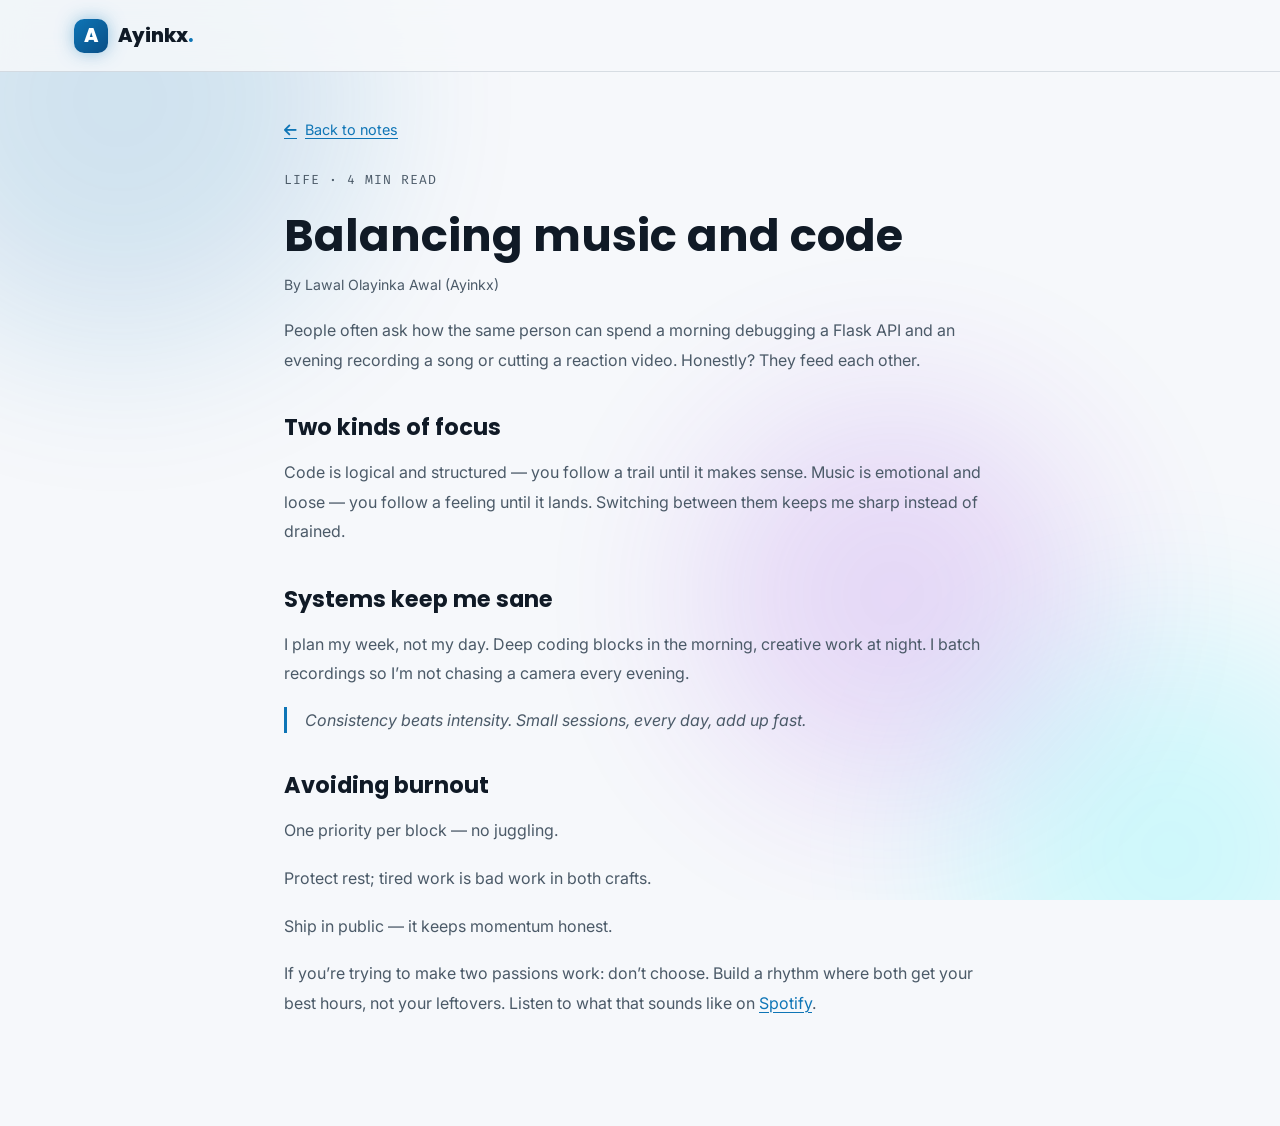
<file: notes/balancing-music-and-code.html>
<!DOCTYPE html>
<html lang="en">
<head>
  <meta charset="UTF-8" />
  <meta name="viewport" content="width=device-width, initial-scale=1.0" />
  <title>Balancing music and code — Ayinkx</title>
  <meta name="description" content="How I ship backend features by day and write songs and reaction videos by night — without burning out." />
  <meta name="theme-color" content="#0D1117" />
  <link rel="canonical" href="https://portfolio-ayinkx.vercel.app/notes/balancing-music-and-code" />
  <meta property="og:title" content="Balancing music and code" />
  <meta property="og:type" content="article" />
  <meta property="og:image" content="https://raw.githubusercontent.com/Ayinkx/portfolio/main/assets/og-image.png" />
  <link rel="icon" type="image/png" href="https://github.com/Ayinkx.png" />
  <link rel="preconnect" href="https://fonts.googleapis.com" />
  <link rel="preconnect" href="https://fonts.gstatic.com" crossorigin />
  <link href="https://fonts.googleapis.com/css2?family=Poppins:wght@400;500;600;700;800&family=Inter:wght@400;500;600&family=Fira+Code:wght@400;500&display=swap" rel="stylesheet" />
  <link rel="stylesheet" href="https://cdnjs.cloudflare.com/ajax/libs/font-awesome/6.5.2/css/all.min.css" />
  <link rel="stylesheet" href="../styles.css" />
  <script>
    (function () {
      try {
        var t = localStorage.getItem("theme");
        if (!t) t = window.matchMedia("(prefers-color-scheme: light)").matches ? "light" : "dark";
        document.documentElement.setAttribute("data-theme", t);
      } catch (e) { document.documentElement.setAttribute("data-theme", "dark"); }
    })();
  </script>
</head>
<body>
  <div class="bg-orbs" aria-hidden="true"><span></span><span></span><span></span></div>
  <header class="nav scrolled">
    <div class="container nav__inner">
      <a href="../index.html" class="nav__logo" aria-label="Ayinkx home">
        <span class="nav__logo-mark">A</span>
        <span class="nav__logo-text">Ayinkx<span class="dot">.</span></span>
      </a>
    </div>
  </header>

  <main class="post-wrap">
    <!-- ✏️ Replace this placeholder post with your own writing -->
    <article class="post">
      <a class="post__back" href="../index.html#notes"><i class="fa-solid fa-arrow-left"></i> Back to notes</a>
      <p class="post__tag">Life · 4 min read</p>
      <h1>Balancing music and code</h1>
      <p class="post__meta">By Lawal Olayinka Awal (Ayinkx)</p>

      <p>
        People often ask how the same person can spend a morning debugging a Flask API and an evening
        recording a song or cutting a reaction video. Honestly? They feed each other.
      </p>

      <h2>Two kinds of focus</h2>
      <p>
        Code is logical and structured — you follow a trail until it makes sense. Music is emotional and
        loose — you follow a feeling until it lands. Switching between them keeps me sharp instead of
        drained.
      </p>

      <h2>Systems keep me sane</h2>
      <p>
        I plan my week, not my day. Deep coding blocks in the morning, creative work at night. I batch
        recordings so I’m not chasing a camera every evening.
      </p>

      <blockquote>Consistency beats intensity. Small sessions, every day, add up fast.</blockquote>

      <h2>Avoiding burnout</h2>
      <ul>
        <li>One priority per block — no juggling.</li>
        <li>Protect rest; tired work is bad work in both crafts.</li>
        <li>Ship in public — it keeps momentum honest.</li>
      </ul>

      <p>
        If you’re trying to make two passions work: don’t choose. Build a rhythm where both get your best
        hours, not your leftovers. Listen to what that sounds like on
        <a href="https://open.spotify.com/artist/0O1tHOJHa5rUDSIEovYDWK" target="_blank" rel="noopener">Spotify</a>.
      </p>
    </article>
  </main>
</body>
</html>
</file>
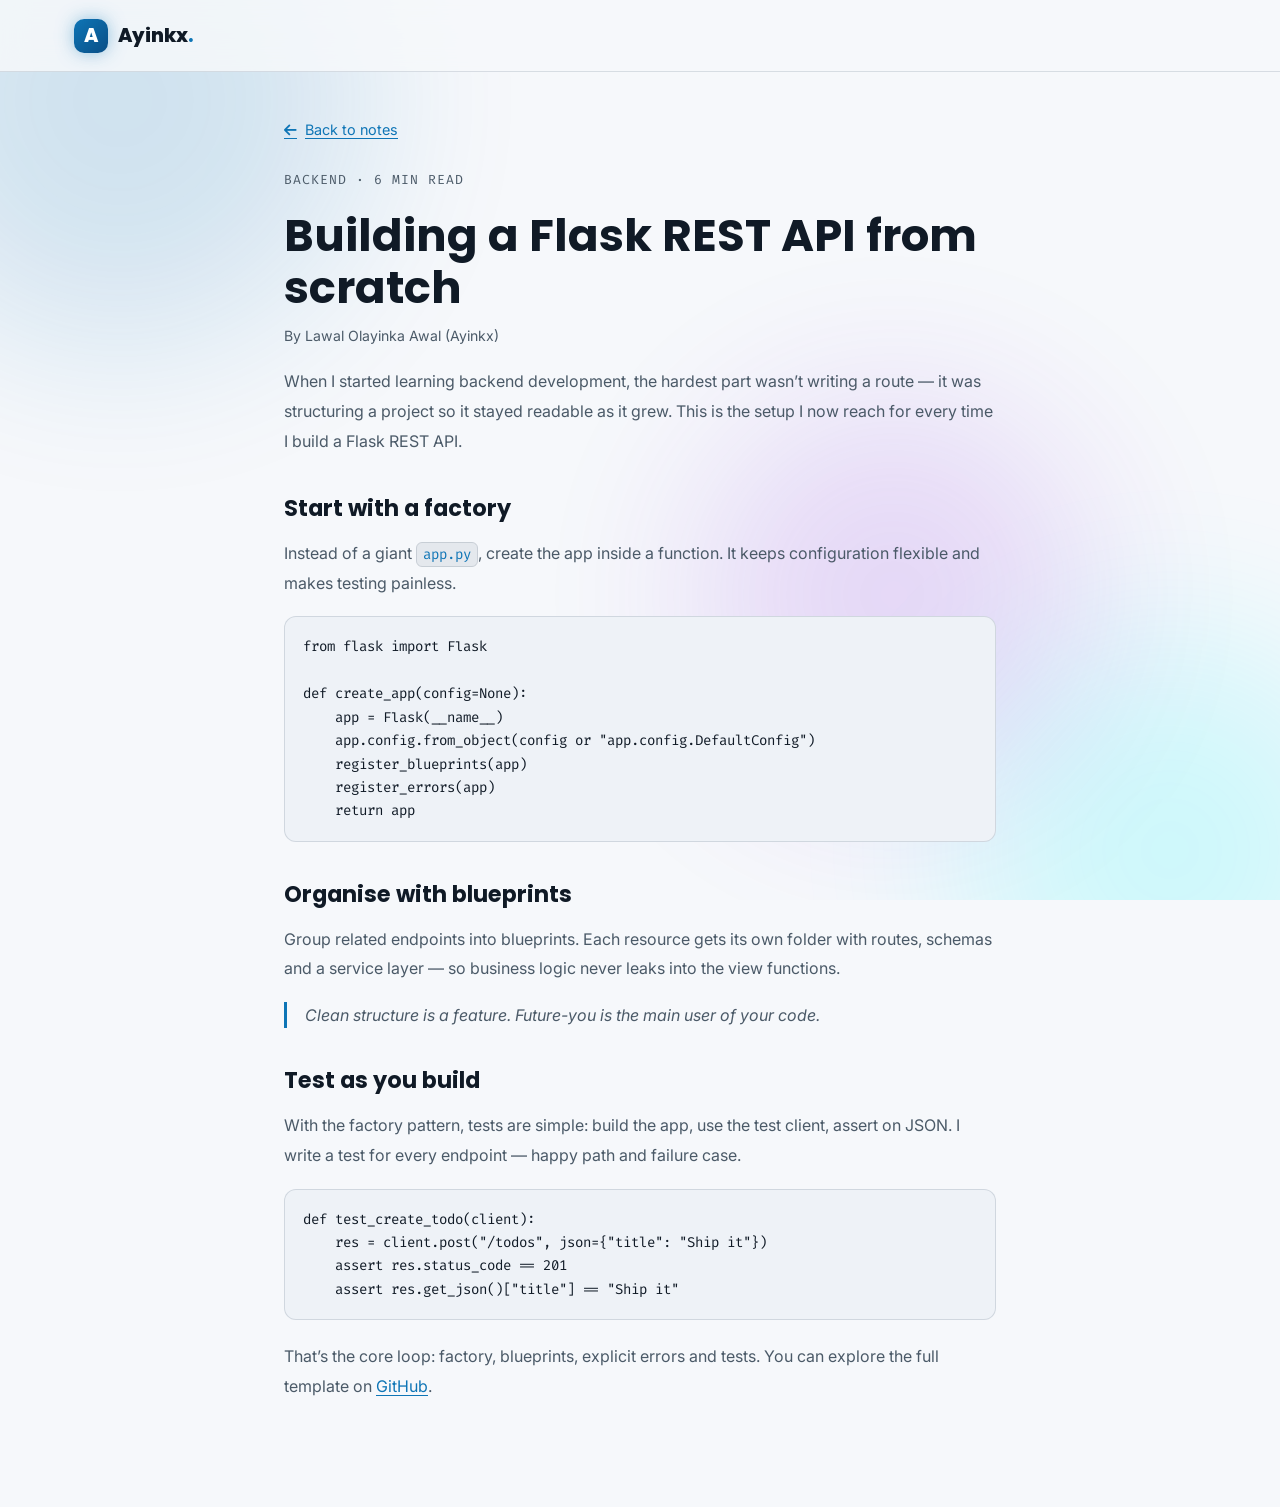
<file: notes/building-a-flask-rest-api.html>
<!DOCTYPE html>
<html lang="en">
<head>
  <meta charset="UTF-8" />
  <meta name="viewport" content="width=device-width, initial-scale=1.0" />
  <title>Building a Flask REST API from scratch — Ayinkx</title>
  <meta name="description" content="A practical walkthrough of building a clean, testable Flask REST API — blueprints, configuration, error handling and pytest." />
  <meta name="theme-color" content="#0D1117" />
  <link rel="canonical" href="https://portfolio-ayinkx.vercel.app/notes/building-a-flask-rest-api" />
  <meta property="og:title" content="Building a Flask REST API from scratch" />
  <meta property="og:type" content="article" />
  <meta property="og:image" content="https://raw.githubusercontent.com/Ayinkx/portfolio/main/assets/og-image.png" />
  <link rel="icon" type="image/png" href="https://github.com/Ayinkx.png" />
  <link rel="preconnect" href="https://fonts.googleapis.com" />
  <link rel="preconnect" href="https://fonts.gstatic.com" crossorigin />
  <link href="https://fonts.googleapis.com/css2?family=Poppins:wght@400;500;600;700;800&family=Inter:wght@400;500;600&family=Fira+Code:wght@400;500&display=swap" rel="stylesheet" />
  <link rel="stylesheet" href="https://cdnjs.cloudflare.com/ajax/libs/font-awesome/6.5.2/css/all.min.css" />
  <link rel="stylesheet" href="../styles.css" />
  <script>
    (function () {
      try {
        var t = localStorage.getItem("theme");
        if (!t) t = window.matchMedia("(prefers-color-scheme: light)").matches ? "light" : "dark";
        document.documentElement.setAttribute("data-theme", t);
      } catch (e) { document.documentElement.setAttribute("data-theme", "dark"); }
    })();
  </script>
</head>
<body>
  <div class="bg-orbs" aria-hidden="true"><span></span><span></span><span></span></div>
  <header class="nav scrolled">
    <div class="container nav__inner">
      <a href="../index.html" class="nav__logo" aria-label="Ayinkx home">
        <span class="nav__logo-mark">A</span>
        <span class="nav__logo-text">Ayinkx<span class="dot">.</span></span>
      </a>
    </div>
  </header>

  <main class="post-wrap">
    <!-- ✏️ Replace this placeholder post with your own writing -->
    <article class="post">
      <a class="post__back" href="../index.html#notes"><i class="fa-solid fa-arrow-left"></i> Back to notes</a>
      <p class="post__tag">Backend · 6 min read</p>
      <h1>Building a Flask REST API from scratch</h1>
      <p class="post__meta">By Lawal Olayinka Awal (Ayinkx)</p>

      <p>
        When I started learning backend development, the hardest part wasn’t writing a route — it was
        structuring a project so it stayed readable as it grew. This is the setup I now reach for every time
        I build a Flask REST API.
      </p>

      <h2>Start with a factory</h2>
      <p>
        Instead of a giant <code>app.py</code>, create the app inside a function. It keeps configuration
        flexible and makes testing painless.
      </p>
      <pre><code>from flask import Flask

def create_app(config=None):
    app = Flask(__name__)
    app.config.from_object(config or "app.config.DefaultConfig")
    register_blueprints(app)
    register_errors(app)
    return app</code></pre>

      <h2>Organise with blueprints</h2>
      <p>
        Group related endpoints into blueprints. Each resource gets its own folder with routes, schemas and
        a service layer — so business logic never leaks into the view functions.
      </p>

      <blockquote>Clean structure is a feature. Future-you is the main user of your code.</blockquote>

      <h2>Test as you build</h2>
      <p>
        With the factory pattern, tests are simple: build the app, use the test client, assert on JSON.
        I write a test for every endpoint — happy path and failure case.
      </p>
      <pre><code>def test_create_todo(client):
    res = client.post("/todos", json={"title": "Ship it"})
    assert res.status_code == 201
    assert res.get_json()["title"] == "Ship it"</code></pre>

      <p>
        That’s the core loop: factory, blueprints, explicit errors and tests. You can explore the full
        template on <a href="https://github.com/Ayinkx/flask-rest-api-boilerplate" target="_blank" rel="noopener">GitHub</a>.
      </p>
    </article>
  </main>
</body>
</html>
</file>
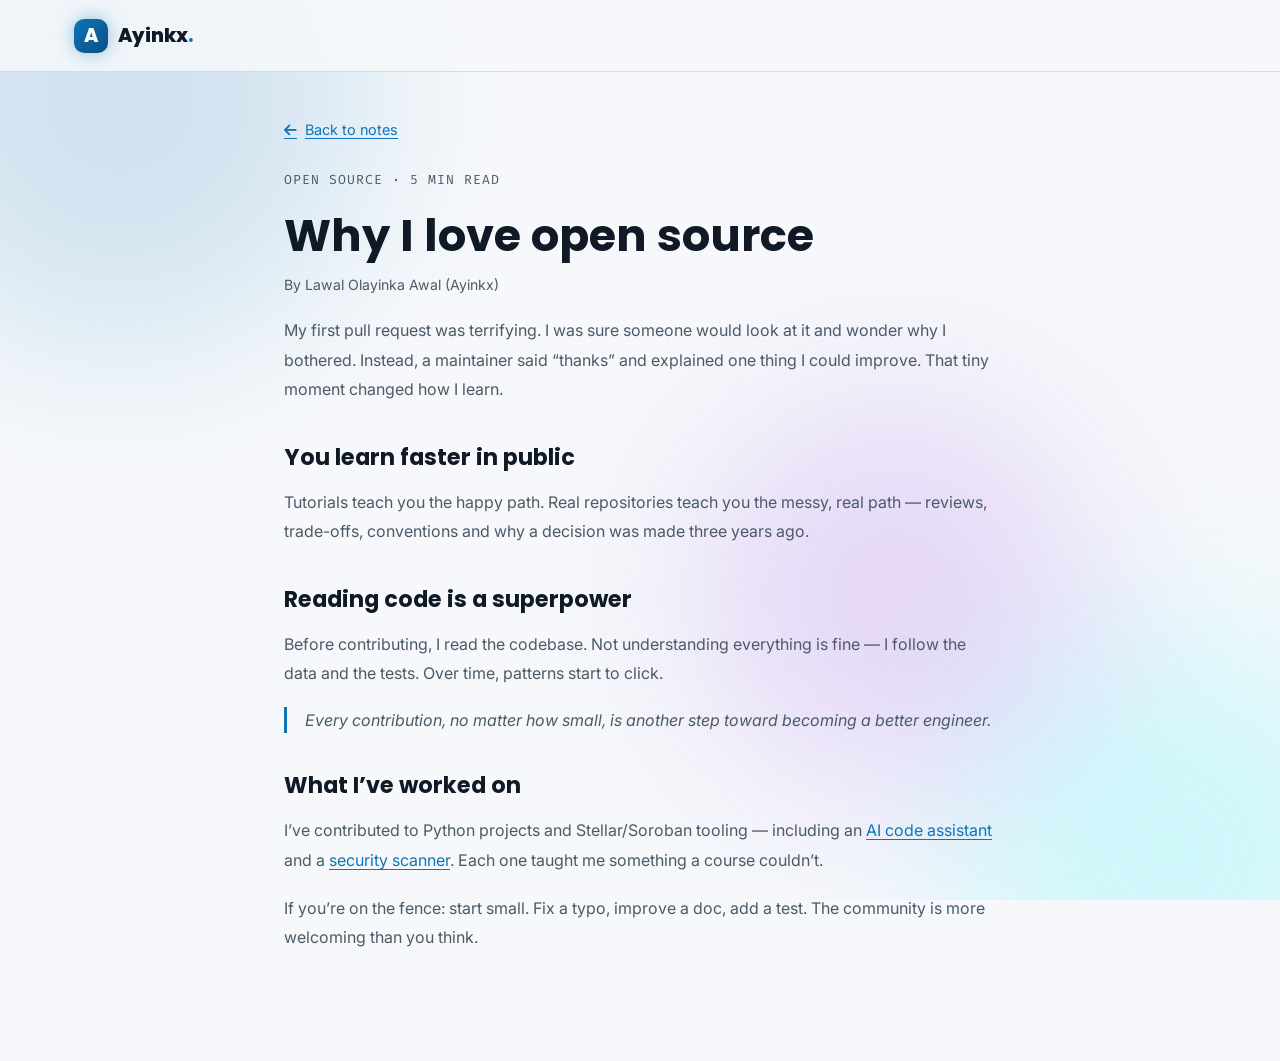
<file: notes/why-i-love-open-source.html>
<!DOCTYPE html>
<html lang="en">
<head>
  <meta charset="UTF-8" />
  <meta name="viewport" content="width=device-width, initial-scale=1.0" />
  <title>Why I love open source — Ayinkx</title>
  <meta name="description" content="From my first pull request to collaborating on Stellar/Soroban tooling — lessons from building in the open." />
  <meta name="theme-color" content="#0D1117" />
  <link rel="canonical" href="https://portfolio-ayinkx.vercel.app/notes/why-i-love-open-source" />
  <meta property="og:title" content="Why I love open source" />
  <meta property="og:type" content="article" />
  <meta property="og:image" content="https://raw.githubusercontent.com/Ayinkx/portfolio/main/assets/og-image.png" />
  <link rel="icon" type="image/png" href="https://github.com/Ayinkx.png" />
  <link rel="preconnect" href="https://fonts.googleapis.com" />
  <link rel="preconnect" href="https://fonts.gstatic.com" crossorigin />
  <link href="https://fonts.googleapis.com/css2?family=Poppins:wght@400;500;600;700;800&family=Inter:wght@400;500;600&family=Fira+Code:wght@400;500&display=swap" rel="stylesheet" />
  <link rel="stylesheet" href="https://cdnjs.cloudflare.com/ajax/libs/font-awesome/6.5.2/css/all.min.css" />
  <link rel="stylesheet" href="../styles.css" />
  <script>
    (function () {
      try {
        var t = localStorage.getItem("theme");
        if (!t) t = window.matchMedia("(prefers-color-scheme: light)").matches ? "light" : "dark";
        document.documentElement.setAttribute("data-theme", t);
      } catch (e) { document.documentElement.setAttribute("data-theme", "dark"); }
    })();
  </script>
</head>
<body>
  <div class="bg-orbs" aria-hidden="true"><span></span><span></span><span></span></div>
  <header class="nav scrolled">
    <div class="container nav__inner">
      <a href="../index.html" class="nav__logo" aria-label="Ayinkx home">
        <span class="nav__logo-mark">A</span>
        <span class="nav__logo-text">Ayinkx<span class="dot">.</span></span>
      </a>
    </div>
  </header>

  <main class="post-wrap">
    <!-- ✏️ Replace this placeholder post with your own writing -->
    <article class="post">
      <a class="post__back" href="../index.html#notes"><i class="fa-solid fa-arrow-left"></i> Back to notes</a>
      <p class="post__tag">Open Source · 5 min read</p>
      <h1>Why I love open source</h1>
      <p class="post__meta">By Lawal Olayinka Awal (Ayinkx)</p>

      <p>
        My first pull request was terrifying. I was sure someone would look at it and wonder why I bothered.
        Instead, a maintainer said “thanks” and explained one thing I could improve. That tiny moment changed
        how I learn.
      </p>

      <h2>You learn faster in public</h2>
      <p>
        Tutorials teach you the happy path. Real repositories teach you the messy, real path — reviews,
        trade-offs, conventions and why a decision was made three years ago.
      </p>

      <h2>Reading code is a superpower</h2>
      <p>
        Before contributing, I read the codebase. Not understanding everything is fine — I follow the data
        and the tests. Over time, patterns start to click.
      </p>

      <blockquote>Every contribution, no matter how small, is another step toward becoming a better engineer.</blockquote>

      <h2>What I’ve worked on</h2>
      <p>
        I’ve contributed to Python projects and Stellar/Soroban tooling — including an
        <a href="https://github.com/AyinkxLab/ai-code-assistant" target="_blank" rel="noopener">AI code assistant</a>
        and a
        <a href="https://github.com/AyinkxLab/soroban-security-scanner" target="_blank" rel="noopener">security scanner</a>.
        Each one taught me something a course couldn’t.
      </p>

      <p>
        If you’re on the fence: start small. Fix a typo, improve a doc, add a test. The community is more
        welcoming than you think.
      </p>
    </article>
  </main>
</body>
</html>
</file>
<file: styles.css>
/* =========================================================
   Ayinkx · Portfolio
   ========================================================= */

:root {
  --bg: #0D1117;
  --bg-soft: #0f1620;
  --surface: rgba(255, 255, 255, 0.035);
  --surface-2: rgba(255, 255, 255, 0.06);
  --border: rgba(255, 255, 255, 0.09);
  --border-strong: rgba(0, 247, 255, 0.35);

  --accent: #00F7FF;
  --accent-2: #0e75b6;
  --accent-3: #8A2BE2;
  --accent-soft: rgba(0, 247, 255, 0.12);

  --text: #e6edf3;
  --muted: #9aa7b2;
  --muted-2: #6b7681;

  --radius: 18px;
  --radius-sm: 12px;
  --shadow: 0 18px 45px -18px rgba(0, 0, 0, 0.75);
  --glow: 0 0 0 1px rgba(0, 247, 255, 0.18), 0 0 40px -8px rgba(0, 247, 255, 0.35);

  --font-head: "Poppins", system-ui, sans-serif;
  --font-body: "Inter", system-ui, -apple-system, "Segoe UI", sans-serif;
  --font-code: "Fira Code", ui-monospace, monospace;

  --nav-h: 72px;
  --maxw: 1180px;
}

/* ===================== Light theme ===================== */
:root[data-theme="light"] {
  --bg: #f6f8fb;
  --bg-soft: #eef2f7;
  --surface: rgba(12, 32, 64, 0.035);
  --surface-2: rgba(12, 32, 64, 0.07);
  --border: rgba(12, 32, 64, 0.13);
  --border-strong: rgba(14, 117, 182, 0.55);
  --accent: #0e75b6;
  --accent-2: #0a4f86;
  --accent-3: #7a1fd0;
  --accent-soft: rgba(14, 117, 182, 0.1);
  --text: #101a26;
  --muted: #4b5a68;
  --muted-2: #7d8a97;
  --shadow: 0 18px 45px -22px rgba(12, 32, 64, 0.3);
  --glow: 0 0 0 1px rgba(14, 117, 182, 0.2), 0 0 40px -10px rgba(14, 117, 182, 0.35);
}
:root[data-theme="light"] .bg-orbs span { opacity: 0.16; }
:root[data-theme="light"] .hero__grid {
  background-image: linear-gradient(rgba(12, 32, 64, 0.06) 1px, transparent 1px), linear-gradient(90deg, rgba(12, 32, 64, 0.06) 1px, transparent 1px);
}
:root[data-theme="light"] .hero__name {
  background-image: linear-gradient(120deg, #0a2a44 8%, var(--accent) 55%, var(--accent-3) 100%);
  background-size: 220% 220%;
}
:root[data-theme="light"] .nav.scrolled { background: rgba(246, 248, 251, 0.85); }
:root[data-theme="light"] .nav__links { background: rgba(246, 248, 251, 0.98); }
:root[data-theme="light"] .hero__chip { background: rgba(255, 255, 255, 0.92); }
:root[data-theme="light"] .project__tags span,
:root[data-theme="light"] .tl-item__tags span { background: rgba(12, 32, 64, 0.05); }
:root[data-theme="light"] .field input,
:root[data-theme="light"] .field textarea { background: rgba(12, 32, 64, 0.04); }
:root[data-theme="light"] .cursor-glow { background: radial-gradient(circle, rgba(14, 117, 182, 0.1), transparent 66%); }
:root[data-theme="light"] .btn--primary { color: #ffffff; }
:root[data-theme="light"] .filter.active { color: #ffffff; }
:root[data-theme="light"] .nav__logo-mark { color: #ffffff; }
:root[data-theme="light"] .stat { background: #ffffff; }


* { box-sizing: border-box; margin: 0; padding: 0; }

html { scroll-behavior: smooth; scroll-padding-top: var(--nav-h); overflow-x: hidden; }

body {
  font-family: var(--font-body);
  background: var(--bg);
  color: var(--text);
  line-height: 1.65;
  overflow-x: hidden;
  -webkit-font-smoothing: antialiased;
}

img { max-width: 100%; display: block; }
a { color: inherit; text-decoration: none; }
ul { list-style: none; }

::selection { background: var(--accent); color: #001014; }

/* Scrollbar */
::-webkit-scrollbar { width: 11px; }
::-webkit-scrollbar-track { background: var(--bg); }
::-webkit-scrollbar-thumb { background: #1f2a37; border-radius: 20px; border: 2px solid var(--bg); }
::-webkit-scrollbar-thumb:hover { background: #2c3a4a; }

.container { width: 100%; max-width: var(--maxw); margin: 0 auto; padding: 0 24px; }

/* ===================== Background orbs ===================== */
.bg-orbs { position: fixed; inset: 0; z-index: -1; overflow: hidden; pointer-events: none; }
.bg-orbs span {
  position: absolute; border-radius: 50%; filter: blur(90px); opacity: 0.35;
  animation: float 18s ease-in-out infinite;
}
.bg-orbs span:nth-child(1) { width: 480px; height: 480px; background: #0e75b6; top: -140px; left: -120px; }
.bg-orbs span:nth-child(2) { width: 420px; height: 420px; background: #00F7FF; bottom: -160px; right: -100px; animation-delay: -6s; opacity: .22; }
.bg-orbs span:nth-child(3) { width: 380px; height: 380px; background: #8A2BE2; top: 45%; left: 55%; animation-delay: -12s; opacity: .18; }

@keyframes float {
  0%, 100% { transform: translate(0, 0) scale(1); }
  50% { transform: translate(30px, -40px) scale(1.08); }
}

/* ===================== Buttons ===================== */
.btn {
  display: inline-flex; align-items: center; gap: 10px;
  padding: 13px 22px; border-radius: 999px;
  font-family: var(--font-head); font-weight: 600; font-size: 0.95rem;
  border: 1px solid transparent; cursor: pointer; white-space: nowrap;
  transition: transform .25s ease, background .25s ease, box-shadow .25s ease, color .25s ease, border-color .25s ease;
}
.btn i { font-size: 0.95em; }
.btn--primary {
  background: linear-gradient(135deg, var(--accent), var(--accent-2));
  color: #001a1f; box-shadow: 0 10px 30px -12px var(--accent);
}
.btn--primary:hover { transform: translateY(-3px); box-shadow: 0 16px 40px -12px var(--accent); }
.btn--outline { background: transparent; color: var(--text); border-color: var(--border); }
.btn--outline:hover { border-color: var(--border-strong); color: var(--accent); transform: translateY(-3px); background: var(--accent-soft); }
.btn--ghost { background: var(--surface); border-color: var(--border); color: var(--text); padding: 10px 18px; }
.btn--ghost:hover { border-color: var(--border-strong); color: var(--accent); }
.btn--block { width: 100%; justify-content: center; }

/* ===================== Nav ===================== */
.nav {
  position: fixed; top: 0; left: 0; right: 0; height: var(--nav-h); z-index: 100;
  display: flex; align-items: center;
  transition: background .3s ease, backdrop-filter .3s ease, border-color .3s ease;
  border-bottom: 1px solid transparent;
}
.nav.scrolled {
  background: rgba(13, 17, 23, 0.78);
  backdrop-filter: blur(14px);
  -webkit-backdrop-filter: blur(14px);
  border-bottom-color: var(--border);
}
.nav__inner { display: flex; align-items: center; gap: 22px; }
.nav__logo { display: flex; align-items: center; gap: 10px; font-family: var(--font-head); font-weight: 800; font-size: 1.2rem; }
.nav__logo-mark {
  display: grid; place-items: center; width: 34px; height: 34px; border-radius: 10px;
  background: linear-gradient(135deg, var(--accent), var(--accent-2)); color: #001a1f;
  font-weight: 800; box-shadow: 0 0 22px -6px var(--accent);
}
.dot { color: var(--accent); }
.nav__links { display: flex; gap: 6px; margin-left: auto; }
.nav__link {
  position: relative; padding: 8px 14px; border-radius: 999px;
  font-size: 0.92rem; color: var(--muted); font-weight: 500; transition: color .25s ease, background .25s ease;
}
.nav__link:hover { color: var(--text); background: var(--surface); }
.nav__link.active { color: var(--accent); }
.nav__link.active::after {
  content: ""; position: absolute; left: 50%; bottom: 2px; transform: translateX(-50%);
  width: 20px; height: 2px; border-radius: 2px; background: var(--accent);
}
.nav__toggle {
  display: none; flex-direction: column; gap: 5px; background: none; border: 0; cursor: pointer; padding: 8px; margin-left: auto;
}
.nav__toggle span { display: block; width: 24px; height: 2px; background: var(--text); border-radius: 2px; transition: transform .3s ease, opacity .3s ease; }
.nav.open .nav__toggle span:nth-child(1) { transform: translateY(7px) rotate(45deg); }
.nav.open .nav__toggle span:nth-child(2) { opacity: 0; }
.nav.open .nav__toggle span:nth-child(3) { transform: translateY(-7px) rotate(-45deg); }

/* ===================== Hero ===================== */
.hero { position: relative; min-height: 100vh; display: flex; align-items: center; padding-top: var(--nav-h); }
.hero__grid {
  position: absolute; inset: 0; z-index: -1;
  background-image: linear-gradient(rgba(255,255,255,.035) 1px, transparent 1px), linear-gradient(90deg, rgba(255,255,255,.035) 1px, transparent 1px);
  background-size: 56px 56px;
  mask-image: radial-gradient(ellipse 70% 60% at 50% 40%, #000 30%, transparent 75%);
  -webkit-mask-image: radial-gradient(ellipse 70% 60% at 50% 40%, #000 30%, transparent 75%);
}
.hero__inner { display: grid; grid-template-columns: 1.15fr 0.85fr; gap: 50px; align-items: center; }
.hero__hello { color: var(--muted); font-family: var(--font-code); font-size: 1rem; margin-bottom: 12px; }
.wave { display: inline-block; animation: wave 2.5s ease-in-out infinite; transform-origin: 70% 70%; }
@keyframes wave { 0%,60%,100% { transform: rotate(0); } 10%,30% { transform: rotate(14deg); } 20% { transform: rotate(-8deg); } }

.hero__name {
  font-family: var(--font-head); font-weight: 800; letter-spacing: -1px; line-height: 1.02;
  font-size: clamp(2.8rem, 7vw, 5rem);
  background: linear-gradient(120deg, #ffffff 20%, var(--accent) 60%, var(--accent-2) 100%);
  -webkit-background-clip: text; background-clip: text; color: transparent;
}
.hero__roles { font-family: var(--font-head); font-weight: 600; font-size: clamp(1.15rem, 2.6vw, 1.7rem); margin-top: 12px; color: var(--text); min-height: 1.6em; }
.typed { color: var(--accent); }
.caret { display: inline-block; color: var(--accent); animation: blink 1s steps(1) infinite; font-weight: 400; }
@keyframes blink { 50% { opacity: 0; } }

.hero__desc { color: var(--muted); max-width: 560px; margin-top: 18px; font-size: 1.02rem; }
.hero__desc strong { color: var(--text); font-weight: 600; }

.hero__actions { display: flex; flex-wrap: wrap; gap: 14px; margin-top: 30px; }

.hero__socials { display: flex; gap: 12px; margin-top: 30px; }
.hero__socials a, .contact__socials a, .footer__socials a {
  display: grid; place-items: center; width: 42px; height: 42px; border-radius: 12px;
  background: var(--surface); border: 1px solid var(--border); color: var(--muted);
  transition: transform .25s ease, color .25s ease, border-color .25s ease, background .25s ease;
}
.hero__socials a:hover, .contact__socials a:hover, .footer__socials a:hover {
  color: var(--accent); border-color: var(--border-strong); background: var(--accent-soft); transform: translateY(-4px);
}

/* Hero visual */
.hero__visual { position: relative; display: grid; place-items: center; }
.hero__avatar {
  width: min(340px, 78%); border-radius: 50%;
  border: 3px solid rgba(0, 247, 255, 0.4);
  box-shadow: 0 0 60px -10px var(--accent), inset 0 0 40px rgba(0,0,0,.5);
  animation: bob 6s ease-in-out infinite;
}
.hero__ring {
  position: absolute; width: min(400px, 90%); aspect-ratio: 1; border-radius: 50%;
  border: 1px dashed rgba(0, 247, 255, 0.3); animation: spin 26s linear infinite;
}
.hero__ring::before, .hero__ring::after {
  content: ""; position: absolute; width: 12px; height: 12px; border-radius: 50%; background: var(--accent);
  box-shadow: 0 0 16px var(--accent); top: -6px; left: 50%;
}
.hero__ring::after { top: auto; bottom: -6px; background: var(--accent-3); box-shadow: 0 0 16px var(--accent-3); }
@keyframes spin { to { transform: rotate(360deg); } }
@keyframes bob { 0%,100% { transform: translateY(0); } 50% { transform: translateY(-14px); } }

.hero__chip {
  position: absolute; display: inline-flex; align-items: center; gap: 8px;
  padding: 9px 15px; border-radius: 999px; font-size: 0.85rem; font-weight: 600; font-family: var(--font-head);
  background: rgba(13, 17, 23, 0.85); border: 1px solid var(--border); backdrop-filter: blur(6px);
  box-shadow: var(--shadow); animation: bob 5s ease-in-out infinite;
}
.hero__chip i { color: var(--accent); }
.hero__chip--1 { top: 8%; left: -2%; animation-delay: -1s; }
.hero__chip--2 { top: 26%; right: -4%; animation-delay: -2.4s; }
.hero__chip--3 { bottom: 22%; left: -6%; animation-delay: -3.2s; }
.hero__chip--4 { bottom: 6%; right: 0%; animation-delay: -0.6s; }

.hero__scroll { position: absolute; bottom: 26px; left: 50%; transform: translateX(-50%); }
.mouse { display: block; width: 26px; height: 42px; border: 2px solid var(--muted-2); border-radius: 14px; position: relative; }
.mouse::before { content: ""; position: absolute; top: 8px; left: 50%; transform: translateX(-50%); width: 4px; height: 8px; border-radius: 4px; background: var(--accent); animation: wheel 1.6s ease-in-out infinite; }
@keyframes wheel { 0% { opacity: 0; transform: translate(-50%, -4px); } 40% { opacity: 1; } 100% { opacity: 0; transform: translate(-50%, 12px); } }

/* ===================== Sections ===================== */
.section { padding: 110px 0; position: relative; }
.section__eyebrow { font-family: var(--font-code); color: var(--accent); font-size: 0.9rem; letter-spacing: 1px; }
.section__title {
  font-family: var(--font-head); font-weight: 700; letter-spacing: -0.5px;
  font-size: clamp(1.8rem, 4vw, 2.6rem); margin: 6px 0 44px;
}
.section__title::after { content: ""; display: block; width: 64px; height: 3px; margin-top: 14px; border-radius: 3px; background: linear-gradient(90deg, var(--accent), transparent); }

/* ===================== About ===================== */
.about { display: grid; grid-template-columns: 1.1fr 0.9fr; gap: 44px; align-items: start; }
.about__text p { color: var(--muted); margin-bottom: 16px; }
.about__text strong { color: var(--text); font-weight: 600; }
.about__facts { display: flex; flex-wrap: wrap; gap: 10px 22px; margin-top: 22px; color: var(--muted); font-size: 0.92rem; }
.about__facts i { color: var(--accent); margin-right: 8px; }

.about__cards { display: grid; grid-template-columns: 1fr 1fr; gap: 16px; }
.mini-card {
  padding: 22px; border-radius: var(--radius); background: var(--surface);
  border: 1px solid var(--border); transition: transform .3s ease, border-color .3s ease, background .3s ease;
}
.mini-card:hover { transform: translateY(-6px); border-color: var(--border-strong); background: var(--surface-2); }
.mini-card i { font-size: 1.5rem; color: var(--accent); margin-bottom: 12px; }
.mini-card h3 { font-family: var(--font-head); font-size: 1.05rem; margin-bottom: 6px; }
.mini-card p { color: var(--muted); font-size: 0.9rem; }

/* ===================== Skills ===================== */
.skills { display: grid; grid-template-columns: 1fr 1fr; gap: 44px; align-items: start; }
.skills__bars { display: flex; flex-direction: column; gap: 24px; }

.skills__tags { display: flex; flex-direction: column; gap: 24px; }
.tag-group h3 { font-family: var(--font-head); font-size: 1rem; margin-bottom: 12px; color: var(--text); }
.chips { display: flex; flex-wrap: wrap; gap: 10px; }
.chip {
  padding: 8px 14px; border-radius: 999px; font-size: 0.85rem; font-weight: 500;
  background: var(--surface); border: 1px solid var(--border); color: var(--muted);
  transition: color .25s ease, border-color .25s ease, background .25s ease, transform .25s ease;
}
.chip:hover { color: var(--accent); border-color: var(--border-strong); background: var(--accent-soft); transform: translateY(-3px); }

/* ===================== Projects ===================== */
.filters { display: flex; flex-wrap: wrap; gap: 10px; margin-bottom: 30px; }
.filter {
  padding: 8px 16px; border-radius: 999px; font-size: 0.85rem; font-weight: 600; font-family: var(--font-head);
  background: var(--surface); border: 1px solid var(--border); color: var(--muted); cursor: pointer;
  transition: color .25s ease, border-color .25s ease, background .25s ease;
}
.filter:hover { color: var(--text); border-color: var(--border-strong); }
.filter.active { color: #001a1f; background: linear-gradient(135deg, var(--accent), var(--accent-2)); border-color: transparent; }

.projects { display: grid; grid-template-columns: repeat(3, 1fr); gap: 22px; }
.project {
  position: relative; display: flex; flex-direction: column;
  padding: 26px; border-radius: var(--radius); background: var(--surface);
  border: 1px solid var(--border); overflow: hidden;
  transition: transform .35s ease, border-color .35s ease, box-shadow .35s ease;
}
.project::before {
  content: ""; position: absolute; inset: 0; opacity: 0; transition: opacity .35s ease;
  background: radial-gradient(400px circle at var(--mx, 50%) var(--my, 0%), rgba(0,247,255,.10), transparent 45%);
}
.project:hover { transform: translateY(-8px); border-color: var(--border-strong); box-shadow: var(--shadow); }
.project:hover::before { opacity: 1; }
.project__top { display: flex; align-items: center; justify-content: space-between; margin-bottom: 16px; }
.project__icon { display: grid; place-items: center; width: 48px; height: 48px; border-radius: 14px; background: var(--accent-soft); color: var(--accent); font-size: 1.3rem; }
.project__links { display: flex; gap: 8px; }
.project__links a { display: grid; place-items: center; width: 36px; height: 36px; border-radius: 10px; color: var(--muted); border: 1px solid var(--border); transition: color .25s, border-color .25s, transform .25s; }
.project__links a:hover { color: var(--accent); border-color: var(--border-strong); transform: translateY(-3px); }
.project h3 { font-family: var(--font-head); font-size: 1.15rem; margin-bottom: 8px; }
.project p { color: var(--muted); font-size: 0.92rem; flex-grow: 1; }
.project__tags { display: flex; flex-wrap: wrap; gap: 8px; margin-top: 18px; }
.project__tags span { font-size: 0.72rem; font-family: var(--font-code); padding: 4px 10px; border-radius: 6px; background: rgba(255,255,255,.05); color: var(--accent); border: 1px solid var(--border); }
.projects__more { display: flex; justify-content: center; margin-top: 40px; }

/* ===================== Creative (Music & Content) ===================== */
.creative__intro { color: var(--muted); margin: -24px 0 40px; max-width: 760px; }
.creative__intro strong { color: var(--text); font-weight: 600; }
.creative { display: grid; grid-template-columns: 1fr 1fr; gap: 24px; }
.creative__card {
  padding: 30px; border-radius: var(--radius); background: var(--surface); border: 1px solid var(--border);
  transition: transform .3s ease, border-color .3s ease, background .3s ease;
}
.creative__card:hover { transform: translateY(-6px); border-color: var(--border-strong); background: var(--surface-2); }
.creative__icon { display: grid; place-items: center; width: 54px; height: 54px; border-radius: 16px; font-size: 1.4rem; margin-bottom: 16px; }
.creative__icon--music { background: rgba(138, 43, 226, .16); color: #b57bff; }
.creative__icon--content { background: var(--accent-soft); color: var(--accent); }
.creative__card h3 { font-family: var(--font-head); font-size: 1.25rem; margin-bottom: 10px; }
.creative__card p { color: var(--muted); font-size: 0.95rem; }
.creative__list { margin: 16px 0; display: flex; flex-direction: column; gap: 8px; }
.creative__list li { color: var(--muted); font-size: 0.92rem; }
.creative__list i { color: var(--accent-3); margin-right: 8px; }
.creative__stats { display: flex; gap: 30px; margin: 18px 0; }
.creative__stats strong { display: block; font-family: var(--font-head); font-size: 1.6rem; color: var(--accent); line-height: 1.2; }
.creative__stats span { font-size: 0.82rem; color: var(--muted-2); }
.creative__links { display: flex; flex-wrap: wrap; gap: 10px; margin-top: 18px; }
.pill {
  display: inline-flex; align-items: center; gap: 8px; padding: 8px 14px; border-radius: 999px;
  font-size: 0.82rem; font-weight: 500; background: rgba(255,255,255,.04); border: 1px solid var(--border); color: var(--muted);
  transition: color .25s ease, border-color .25s ease, background .25s ease, transform .25s ease;
}
.pill:hover { color: var(--accent); border-color: var(--border-strong); background: var(--accent-soft); transform: translateY(-3px); }
.creative__embed { margin-top: 30px; padding: 10px; border: 1px solid var(--border); border-radius: var(--radius); background: var(--surface); }
.creative__embed iframe { display: block; border-radius: 12px; }
.creative__cta { display: flex; flex-wrap: wrap; gap: 14px; margin-top: 34px; }

/* ===================== Timeline ===================== */
.timeline { position: relative; max-width: 820px; margin: 0 auto; padding-left: 34px; }
.timeline::before { content: ""; position: absolute; left: 8px; top: 6px; bottom: 6px; width: 2px; background: linear-gradient(180deg, var(--accent), var(--accent-3), transparent); }
.tl-item { position: relative; padding: 0 0 34px 22px; }
.tl-item::before {
  content: ""; position: absolute; left: -33px; top: 6px; width: 16px; height: 16px; border-radius: 50%;
  background: var(--bg); border: 2px solid var(--accent); box-shadow: 0 0 0 4px rgba(0,247,255,.12), 0 0 16px -2px var(--accent);
}
.tl-item__date { font-family: var(--font-code); font-size: 0.82rem; color: var(--accent); }
.tl-item__role { font-family: var(--font-head); font-size: 1.12rem; margin: 4px 0 2px; }
.tl-item__org { color: var(--muted); font-size: 0.9rem; font-weight: 500; margin-bottom: 8px; }
.tl-item p { color: var(--muted); font-size: 0.93rem; }
.tl-item__tags { display: flex; flex-wrap: wrap; gap: 8px; margin-top: 12px; }
.tl-item__tags span { font-size: 0.72rem; padding: 4px 10px; border-radius: 6px; background: rgba(255,255,255,.05); color: var(--muted); border: 1px solid var(--border); }

/* ===================== Contact ===================== */
.contact { display: grid; grid-template-columns: 1fr 1fr; gap: 44px; align-items: start; }
.contact__info > p { color: var(--muted); margin-bottom: 26px; }
.contact__list { display: flex; flex-direction: column; gap: 14px; margin-bottom: 26px; }
.contact__list a { display: flex; align-items: center; gap: 14px; padding: 14px 16px; border-radius: var(--radius-sm); background: var(--surface); border: 1px solid var(--border); transition: border-color .25s, transform .25s, background .25s; }
.contact__list a:hover { border-color: var(--border-strong); transform: translateX(6px); background: var(--surface-2); }
.contact__icon { display: grid; place-items: center; width: 42px; height: 42px; border-radius: 12px; background: var(--accent-soft); color: var(--accent); flex-shrink: 0; }
.contact__list span { display: flex; flex-direction: column; font-size: 0.92rem; }
.contact__list small { color: var(--muted-2); font-size: 0.72rem; text-transform: uppercase; letter-spacing: 1px; }
.contact__socials { display: flex; flex-wrap: wrap; gap: 12px; }

.contact__form { padding: 28px; border-radius: var(--radius); background: var(--surface); border: 1px solid var(--border); }
.field { margin-bottom: 18px; }
.field label { display: block; font-size: 0.85rem; color: var(--muted); margin-bottom: 8px; font-weight: 500; }
.field input, .field textarea {
  width: 100%; padding: 13px 15px; border-radius: var(--radius-sm); font-family: inherit; font-size: 0.95rem;
  background: rgba(0,0,0,.25); border: 1px solid var(--border); color: var(--text); transition: border-color .25s, box-shadow .25s; resize: vertical;
}
.field input::placeholder, .field textarea::placeholder { color: var(--muted-2); }
.field input:focus, .field textarea:focus { outline: none; border-color: var(--border-strong); box-shadow: 0 0 0 4px var(--accent-soft); }
.form__note { margin-top: 14px; font-size: 0.88rem; color: var(--accent); min-height: 1.2em; }
.form__note.error { color: #ff6b6b; }

/* ===================== Footer ===================== */
.footer { padding: 50px 0 40px; border-top: 1px solid var(--border); margin-top: 40px; }
.footer__inner { display: flex; flex-direction: column; align-items: center; gap: 16px; text-align: center; }
.footer__brand { display: flex; align-items: center; gap: 10px; font-family: var(--font-head); font-weight: 700; font-size: 1.1rem; }
.footer__copy { color: var(--muted); font-size: 0.88rem; }
.heart { color: #ff6b6b; }
.footer__socials { display: flex; gap: 12px; }

/* ===================== To top ===================== */
.to-top {
  position: fixed; right: 24px; bottom: 24px; z-index: 90;
  display: grid; place-items: center; width: 46px; height: 46px; border-radius: 14px;
  background: linear-gradient(135deg, var(--accent), var(--accent-2)); color: #001a1f;
  box-shadow: 0 12px 30px -10px var(--accent);
  opacity: 0; transform: translateY(20px); pointer-events: none; transition: opacity .3s, transform .3s;
}
.to-top.show { opacity: 1; transform: translateY(0); pointer-events: auto; }
.to-top:hover { transform: translateY(-4px); }

/* ===================== Reveal ===================== */
.reveal { opacity: 0; transform: translateY(28px); transition: opacity .7s ease, transform .7s ease; }
.reveal.visible { opacity: 1; transform: translateY(0); }

/* ===================== Responsive ===================== */
@media (max-width: 992px) {
  .hero__inner { grid-template-columns: 1fr; gap: 60px; text-align: center; }
  .hero__desc { margin-left: auto; margin-right: auto; }
  .hero__actions, .hero__socials { justify-content: center; }
  .hero__visual { order: -1; }
  .about, .skills, .contact { grid-template-columns: 1fr; gap: 34px; }
  .projects { grid-template-columns: repeat(2, 1fr); }
}

@media (max-width: 768px) {
  .nav__links {
    position: fixed; inset: var(--nav-h) 0 auto 0; flex-direction: column; gap: 4px;
    padding: 18px 24px 26px; background: rgba(13,17,23,.97); backdrop-filter: blur(14px);
    border-bottom: 1px solid var(--border); transform: translateY(-130%); transition: transform .35s ease;
  }
  .nav.open .nav__links { transform: translateY(0); }
  .nav__link { padding: 12px 14px; }
  .nav__link.active::after { display: none; }
  .nav__cta { display: none; }
  .nav__toggle { display: flex; }
  .section { padding: 80px 0; }
  .hero__chip { display: none; }
  .creative { grid-template-columns: 1fr; }
}

@media (max-width: 560px) {
  .projects { grid-template-columns: 1fr; }
  .about__cards { grid-template-columns: 1fr; }
  .container { padding: 0 18px; }
}

/* ===================== Motion & FX ===================== */
.scroll-progress {
  position: fixed; top: 0; left: 0; height: 3px; width: 0%;
  z-index: 1000; background: linear-gradient(90deg, var(--accent), var(--accent-3));
  box-shadow: 0 0 12px -1px var(--accent);
}
.cursor-glow {
  position: fixed; top: 0; left: 0; width: 460px; height: 460px; margin: -230px 0 0 -230px;
  border-radius: 50%; pointer-events: none; z-index: 0; opacity: 0;
  background: radial-gradient(circle, rgba(0,247,255,.12), rgba(138,43,226,.06) 45%, transparent 66%);
  transition: transform .12s ease-out, opacity .4s ease;
}
@media (hover: hover) and (pointer: fine) { .cursor-glow { opacity: 1; } }

.hero__particles { position: absolute; inset: 0; z-index: -1; width: 100%; height: 100%; }

/* animated gradient name */
.hero__name { background-size: 220% 220%; animation: gradientShift 7s ease-in-out infinite; }
@keyframes gradientShift { 0%, 100% { background-position: 0% 50%; } 50% { background-position: 100% 50%; } }

/* marquee */
.marquee { overflow: hidden; padding: 18px 0; border-top: 1px solid var(--border); border-bottom: 1px solid var(--border); background: rgba(255,255,255,.02); }
.marquee__track { display: flex; width: max-content; animation: marquee 32s linear infinite; }
.marquee__track:hover { animation-play-state: paused; }
.marquee__track span { display: inline-flex; align-items: center; gap: 20px; padding: 0 20px; font-family: var(--font-head); font-weight: 600; font-size: 1.02rem; color: var(--muted); letter-spacing: .5px; white-space: nowrap; }
.marquee__track span::after { content: "✦"; color: var(--accent); font-size: .8rem; opacity: .75; }
@keyframes marquee { to { transform: translateX(-50%); } }

/* timeline draw-in */
.timeline::before { transform: scaleY(0); transform-origin: top; transition: transform 1.3s cubic-bezier(.22,.61,.36,1); }
.timeline.in-view::before { transform: scaleY(1); }

/* tilt + magnetic + ripple */
.project, .creative__card, .mini-card, .build-card, .building-card { will-change: transform; }
.project.is-tilting, .creative__card.is-tilting, .mini-card.is-tilting, .build-card.is-tilting, .building-card.is-tilting { transition: transform .1s ease-out; }
.btn { position: relative; overflow: hidden; }
.ripple { position: absolute; border-radius: 50%; background: rgba(255,255,255,.45); transform: scale(0); animation: ripple .6s ease-out forwards; pointer-events: none; }
@keyframes ripple { to { transform: scale(2.6); opacity: 0; } }

/* ===================== Loader ===================== */
.loader { position: fixed; inset: 0; z-index: 9999; display: grid; place-content: center; gap: 20px; background: var(--bg); transition: opacity .6s ease, visibility .6s ease; }
.loader.done { opacity: 0; visibility: hidden; }
.loader__logo { width: 64px; height: 64px; margin: 0 auto; display: grid; place-items: center; border-radius: 18px; font-family: var(--font-head); font-weight: 800; font-size: 1.8rem; color: #001a1f; background: linear-gradient(135deg, var(--accent), var(--accent-2)); box-shadow: 0 0 40px -6px var(--accent); animation: loaderPop 1.2s ease-in-out infinite; }
@keyframes loaderPop { 0%, 100% { transform: translateY(0) scale(1); } 50% { transform: translateY(-6px) scale(1.05); } }
.loader__bar { width: 140px; height: 4px; margin: 0 auto; border-radius: 4px; background: var(--surface-2); overflow: hidden; }
.loader__bar span { display: block; height: 100%; width: 40%; border-radius: 4px; background: linear-gradient(90deg, var(--accent), var(--accent-3)); animation: loaderSlide 1.1s ease-in-out infinite; }
@keyframes loaderSlide { 0% { transform: translateX(-110%); } 100% { transform: translateX(360%); } }

/* ===================== Custom cursor ===================== */
.custom-cursor { position: fixed; top: 0; left: 0; z-index: 9998; pointer-events: none; border-radius: 50%; opacity: 0; transition: opacity .3s ease; }
.custom-cursor { width: 8px; height: 8px; margin: -4px 0 0 -4px; background: var(--accent); box-shadow: 0 0 12px var(--accent); }
.custom-cursor--ring { width: 34px; height: 34px; margin: -17px 0 0 -17px; border: 1.5px solid var(--border-strong); background: transparent; box-shadow: none; transition: opacity .3s ease, width .18s ease, height .18s ease, margin .18s ease, background .18s ease; }
@media (hover: hover) and (pointer: fine) {
  html.has-custom-cursor, html.has-custom-cursor * { cursor: none; }
  html.has-custom-cursor input, html.has-custom-cursor textarea { cursor: text; }
  html.has-custom-cursor .custom-cursor { opacity: 1; }
}
html.has-custom-cursor .custom-cursor--ring.is-hover { width: 54px; height: 54px; margin: -27px 0 0 -27px; background: var(--accent-soft); }

/* ===================== Nav icon buttons ===================== */
.nav__icon-btn { display: inline-flex; align-items: center; justify-content: center; gap: 5px; height: 38px; padding: 0 10px; border-radius: 10px; background: var(--surface); border: 1px solid var(--border); color: var(--muted); cursor: pointer; transition: color .25s ease, border-color .25s ease, background .25s ease, transform .25s ease; }
.nav__icon-btn:hover { color: var(--accent); border-color: var(--border-strong); background: var(--accent-soft); transform: translateY(-2px); }
.nav__icon-btn kbd { font-family: var(--font-code); font-size: .62rem; padding: 1px 4px; border-radius: 4px; background: var(--surface-2); color: var(--muted-2); border: 1px solid var(--border); }
@media (max-width: 992px) { .nav__icon-btn kbd { display: none; } .nav__cta { display: none; } }

/* ===================== Stats strip ===================== */
.stats { padding: 42px 0; }
.stats__grid { display: grid; grid-template-columns: repeat(5, 1fr); gap: 16px; }
.stat { padding: 22px 16px; border-radius: var(--radius); background: var(--surface); border: 1px solid var(--border); text-align: center; transition: transform .3s ease, border-color .3s ease, background .3s ease; }
.stat:hover { transform: translateY(-6px); border-color: var(--border-strong); background: var(--surface-2); }
.stat__num { font-family: var(--font-head); font-weight: 800; font-size: clamp(1.6rem, 3vw, 2.2rem); line-height: 1.1; background: linear-gradient(120deg, var(--accent), var(--accent-3)); -webkit-background-clip: text; background-clip: text; color: transparent; }
.stat__label { margin-top: 6px; font-size: .82rem; color: var(--muted); display: inline-flex; align-items: center; gap: 6px; }
.stat__label i { color: var(--accent); }
@media (max-width: 992px) { .stats__grid { grid-template-columns: repeat(3, 1fr); } }
@media (max-width: 560px) { .stats__grid { grid-template-columns: repeat(2, 1fr); } }

/* ===================== Testimonials ===================== */
.quotes { display: grid; grid-template-columns: repeat(3, 1fr); gap: 20px; }
.quote { padding: 28px 24px 24px; border-radius: var(--radius); background: var(--surface); border: 1px solid var(--border); transition: transform .3s ease, border-color .3s ease, background .3s ease; }
.quote:hover { transform: translateY(-6px); border-color: var(--border-strong); background: var(--surface-2); }
.quote__mark { font-family: var(--font-head); font-size: 3rem; line-height: .6; color: var(--accent); opacity: .5; }
.quote blockquote { margin: 6px 0 18px; color: var(--text); font-size: .96rem; }
.quote figcaption { display: flex; align-items: center; gap: 10px; color: var(--muted); font-size: .85rem; }
.quote__avatar { display: grid; place-items: center; width: 34px; height: 34px; border-radius: 50%; background: var(--accent-soft); color: var(--accent); font-weight: 700; font-size: .8rem; }
.proof { margin-top: 34px; text-align: center; }
.proof__label { display: block; color: var(--muted-2); font-size: .78rem; text-transform: uppercase; letter-spacing: 2px; margin-bottom: 14px; }
.proof__items { display: flex; flex-wrap: wrap; justify-content: center; gap: 12px; }
.proof__item { display: inline-flex; align-items: center; gap: 8px; padding: 9px 16px; border-radius: 999px; background: var(--surface); border: 1px solid var(--border); color: var(--muted); font-size: .88rem; font-weight: 500; transition: color .25s ease, border-color .25s ease, background .25s ease; }
.proof__item i { color: var(--accent); }
.proof__item:hover { color: var(--text); border-color: var(--border-strong); background: var(--accent-soft); }
@media (max-width: 768px) { .quotes { grid-template-columns: 1fr; } }

/* ===================== Latest release + media ===================== */
.release { display: grid; grid-template-columns: 200px 1fr; gap: 26px; align-items: center; margin-top: 34px; padding: 24px; border-radius: var(--radius); background: var(--surface); border: 1px solid var(--border); }
.release__art { width: 100%; aspect-ratio: 1; object-fit: cover; border-radius: 16px; box-shadow: var(--shadow); }
.release__tag { display: inline-flex; align-items: center; gap: 8px; color: var(--accent); font-family: var(--font-code); font-size: .78rem; letter-spacing: 1px; text-transform: uppercase; }
.release__info h3 { font-family: var(--font-head); font-size: clamp(1.5rem, 3vw, 2rem); margin: 8px 0 4px; }
.release__meta { color: var(--muted); font-size: .9rem; margin-bottom: 18px; }
.release__links { display: flex; flex-wrap: wrap; gap: 12px; }
.media-grid { display: grid; grid-template-columns: 1.4fr 1fr; gap: 24px; margin-top: 24px; }
.media-card { border-radius: var(--radius); overflow: hidden; border: 1px solid var(--border); background: var(--surface); }
.media-card--video iframe { display: block; width: 100%; height: 100%; min-height: 300px; border: 0; }
.media-card--ig { display: flex; flex-direction: column; align-items: flex-start; justify-content: center; gap: 12px; padding: 30px; }
.media-card--ig > i { font-size: 2rem; color: #E4405F; }
.media-card--ig h3 { font-family: var(--font-head); font-size: 1.25rem; }
.media-card--ig p { color: var(--muted); font-size: .92rem; }
@media (max-width: 768px) { .release { grid-template-columns: 1fr; } .release__art { max-width: 240px; } .media-grid { grid-template-columns: 1fr; } }

/* ===================== Command palette ===================== */
.cmdk { position: fixed; inset: 0; z-index: 9997; display: flex; align-items: flex-start; justify-content: center; padding: 12vh 20px 20px; }
.cmdk[hidden] { display: none; }
.cmdk__backdrop { position: absolute; inset: 0; background: rgba(0, 0, 0, .55); backdrop-filter: blur(4px); -webkit-backdrop-filter: blur(4px); }
.cmdk__box { position: relative; width: min(560px, 100%); border-radius: 16px; background: var(--bg-soft); border: 1px solid var(--border); box-shadow: var(--shadow); overflow: hidden; animation: cmdkIn .22s ease; }
@keyframes cmdkIn { from { opacity: 0; transform: translateY(-10px) scale(.98); } }
.cmdk__search { display: flex; align-items: center; gap: 12px; padding: 16px 18px; border-bottom: 1px solid var(--border); }
.cmdk__search i { color: var(--accent); }
.cmdk__search input { flex: 1; background: none; border: 0; outline: none; color: var(--text); font-family: var(--font-body); font-size: 1rem; }
.cmdk__search kbd, .cmdk__foot kbd { font-family: var(--font-code); font-size: .68rem; padding: 2px 6px; border-radius: 5px; background: var(--surface-2); border: 1px solid var(--border); color: var(--muted-2); }
.cmdk__list { max-height: 340px; overflow-y: auto; padding: 8px; }
.cmdk__item { display: flex; align-items: center; gap: 12px; padding: 11px 14px; border-radius: 10px; color: var(--text); cursor: pointer; }
.cmdk__item i { width: 18px; text-align: center; color: var(--muted); }
.cmdk__item .cmdk__hint { margin-left: auto; font-size: .74rem; color: var(--muted-2); }
.cmdk__item.active, .cmdk__item:hover { background: var(--accent-soft); }
.cmdk__item.active i, .cmdk__item:hover i { color: var(--accent); }
.cmdk__empty { padding: 24px; text-align: center; color: var(--muted); }
.cmdk__foot { display: flex; gap: 18px; padding: 12px 18px; border-top: 1px solid var(--border); color: var(--muted-2); font-size: .74rem; }
.cmdk__foot kbd + kbd { margin-left: 3px; }

/* ===================== Blog / Notes ===================== */
.posts { display: grid; grid-template-columns: repeat(3, 1fr); gap: 22px; }
.post-card { display: flex; flex-direction: column; gap: 10px; padding: 26px; border-radius: var(--radius); background: var(--surface); border: 1px solid var(--border); transition: transform .3s ease, border-color .3s ease, background .3s ease; }
.post-card:hover { transform: translateY(-6px); border-color: var(--border-strong); background: var(--surface-2); }
.post-card__tag { display: inline-flex; align-items: center; gap: 8px; align-self: flex-start; padding: 5px 12px; border-radius: 999px; font-size: .74rem; font-weight: 600; font-family: var(--font-head); color: var(--accent); background: var(--accent-soft); border: 1px solid var(--border); }
.post-card h3 { font-family: var(--font-head); font-size: 1.12rem; line-height: 1.35; }
.post-card p { color: var(--muted); font-size: .92rem; flex-grow: 1; }
.post-card__meta { font-family: var(--font-code); font-size: .74rem; color: var(--muted-2); }
@media (max-width: 992px) { .posts { grid-template-columns: 1fr 1fr; } }
@media (max-width: 640px) { .posts { grid-template-columns: 1fr; } }

/* ===================== Article / post page ===================== */
.post-wrap { max-width: 760px; margin: 0 auto; padding: calc(var(--nav-h) + 44px) 24px 90px; }
.post__back { display: inline-flex; align-items: center; gap: 8px; color: var(--muted); font-size: .9rem; margin-bottom: 26px; }
.post__back:hover { color: var(--accent); }
.post__tag { font-family: var(--font-code); color: var(--accent); font-size: .82rem; letter-spacing: 1px; text-transform: uppercase; }
.post h1 { font-family: var(--font-head); font-size: clamp(1.8rem, 5vw, 2.8rem); line-height: 1.15; margin: 12px 0 10px; }
.post__meta { color: var(--muted-2); font-size: .88rem; margin-bottom: 30px; }
.post p, .post li { color: var(--muted); line-height: 1.85; margin-bottom: 18px; }
.post h2 { font-family: var(--font-head); font-size: 1.4rem; margin: 34px 0 12px; }
.post a { color: var(--accent); text-decoration: underline; text-underline-offset: 3px; }
.post code { font-family: var(--font-code); font-size: .88em; background: var(--surface-2); border: 1px solid var(--border); border-radius: 6px; padding: 2px 6px; color: var(--accent); }
.post pre { background: var(--bg-soft); border: 1px solid var(--border); border-radius: 12px; padding: 18px; overflow-x: auto; margin-bottom: 22px; }
.post pre code { background: none; border: 0; padding: 0; color: var(--text); }
.post blockquote { border-left: 3px solid var(--accent); padding-left: 18px; color: var(--muted); font-style: italic; margin: 0 0 20px; }

/* ===================== 404 page ===================== */
.notfound { min-height: 100vh; display: grid; place-content: center; text-align: center; padding: 24px; }
.notfound__code { font-family: var(--font-head); font-weight: 800; font-size: clamp(5rem, 22vw, 11rem); line-height: 1; background: linear-gradient(120deg, var(--accent), var(--accent-3)); -webkit-background-clip: text; background-clip: text; color: transparent; }
.notfound h1 { font-family: var(--font-head); font-size: 1.6rem; margin: 8px 0 10px; }
.notfound p { color: var(--muted); margin-bottom: 26px; }
.notfound__actions { display: flex; gap: 14px; justify-content: center; flex-wrap: wrap; }

/* ===================== Accessibility helpers ===================== */
:focus-visible { outline: 2px solid var(--accent); outline-offset: 2px; border-radius: 6px; }
.sr-only { position: absolute; width: 1px; height: 1px; padding: 0; margin: -1px; overflow: hidden; clip: rect(0, 0, 0, 0); white-space: nowrap; border: 0; }

/* ===================== Hero additions ===================== */
.hero__status {
  display: inline-flex; align-items: center; gap: 9px; margin-bottom: 16px;
  padding: 7px 15px 7px 12px; border-radius: 999px; font-family: var(--font-code);
  font-size: .8rem; color: var(--muted); background: var(--surface); border: 1px solid var(--border);
}
.status-dot { position: relative; width: 9px; height: 9px; border-radius: 50%; background: #27c93f; box-shadow: 0 0 10px #27c93f; }
.status-dot::after { content: ""; position: absolute; inset: -4px; border-radius: 50%; border: 1px solid rgba(39,201,63,.7); animation: ping 1.8s ease-out infinite; }
@keyframes ping { 0% { transform: scale(.55); opacity: .9; } 100% { transform: scale(1.7); opacity: 0; } }

.hero__pills { display: flex; flex-wrap: wrap; gap: 8px; margin-top: 22px; }
.hero__pills li {
  font-family: var(--font-code); font-size: .75rem; color: var(--accent); padding: 6px 12px;
  border-radius: 999px; background: var(--accent-soft); border: 1px solid var(--border);
  transition: transform .25s ease, background .25s ease, color .25s ease, border-color .25s ease;
}
.hero__pills li:hover { transform: translateY(-3px); background: var(--surface-2); border-color: var(--border-strong); }

.hero__visual { display: flex; flex-direction: column; align-items: center; gap: 30px; }
.hero__avatar-wrap { position: relative; display: grid; place-items: center; width: 100%; }

/* ===================== Terminal ===================== */
.terminal {
  position: relative; width: 100%; max-width: 380px; border-radius: 14px; overflow: hidden;
  background: rgba(9, 12, 18, .94); border: 1px solid var(--border);
  box-shadow: var(--shadow), 0 0 44px -22px var(--accent); font-family: var(--font-code);
}
.terminal::after {
  content: ""; position: absolute; inset: 0; pointer-events: none; opacity: .45;
  background: linear-gradient(rgba(0,247,255,.06) 1px, transparent 1px); background-size: 100% 3px;
}
.terminal__bar { display: flex; align-items: center; gap: 7px; padding: 10px 14px; border-bottom: 1px solid rgba(255,255,255,.08); background: rgba(255,255,255,.03); }
.terminal__dot { width: 11px; height: 11px; border-radius: 50%; background: var(--c, #888); }
.terminal__title { margin-left: 8px; font-size: .72rem; color: #8b98a5; }
.terminal__body { padding: 16px 16px 18px; font-size: .82rem; line-height: 1.7; color: #c9d5e0; }
.terminal__line { white-space: pre-wrap; word-break: break-word; }
.terminal__prompt { color: var(--accent); }
.terminal__cmd { color: #e6edf3; }
.terminal__out { color: #9aa7b2; margin: 2px 0 8px; transition: opacity .35s ease, transform .35s ease; }
.terminal__cursor { display: inline-block; width: 8px; height: 1em; vertical-align: -2px; background: var(--accent); animation: blink 1s steps(1) infinite; }
.terminal--anim .terminal__out { opacity: 0; transform: translateY(4px); }
.terminal--anim .terminal__out.is-shown { opacity: 1; transform: none; }
.t-dot { display: inline-block; width: 7px; height: 7px; border-radius: 50%; background: #27c93f; box-shadow: 0 0 8px #27c93f; margin-right: 4px; }
.code-key { color: var(--accent); }
.terminal--mini { max-width: 100%; }

/* ===================== What I Build ===================== */
.build-grid { display: grid; grid-template-columns: repeat(4, 1fr); gap: 20px; }
.build-card {
  position: relative; padding: 26px; border-radius: var(--radius); background: var(--surface);
  border: 1px solid var(--border); overflow: hidden;
  transition: transform .35s ease, border-color .35s ease, background .35s ease, box-shadow .35s ease;
}
.build-card::before {
  content: ""; position: absolute; inset: 0; opacity: 0; transition: opacity .35s ease;
  background: radial-gradient(360px circle at var(--mx, 50%) var(--my, 0%), var(--accent-soft), transparent 45%);
}
.build-card:hover { transform: translateY(-8px); border-color: var(--border-strong); background: var(--surface-2); box-shadow: var(--shadow); }
.build-card:hover::before { opacity: 1; }
.build-card__icon { display: grid; place-items: center; width: 50px; height: 50px; border-radius: 14px; font-size: 1.3rem; color: var(--accent); background: var(--accent-soft); margin-bottom: 16px; }
.build-card h3 { font-family: var(--font-head); font-size: 1.1rem; margin-bottom: 8px; }
.build-card p { color: var(--muted); font-size: .92rem; }
.build-card__tags { display: flex; flex-wrap: wrap; gap: 8px; margin-top: 16px; }
.build-card__tags span { font-size: .7rem; font-family: var(--font-code); padding: 4px 10px; border-radius: 6px; background: rgba(255,255,255,.05); color: var(--accent); border: 1px solid var(--border); }

/* ===================== Featured project ===================== */
.featured {
  position: relative; display: grid; grid-template-columns: 1.1fr .9fr; gap: 34px; align-items: center;
  padding: 34px; border-radius: var(--radius); background: var(--surface); border: 1px solid var(--border); overflow: hidden;
}
.featured::before { content: ""; position: absolute; inset: 0; pointer-events: none; background: radial-gradient(560px circle at 88% 18%, var(--accent-soft), transparent 55%); }
.featured__info { position: relative; }
.featured__badge { display: inline-flex; align-items: center; gap: 8px; padding: 6px 14px; border-radius: 999px; font-size: .76rem; font-family: var(--font-code); color: var(--accent); background: var(--accent-soft); border: 1px solid var(--border); }
.featured__info h3, .featured__name { font-family: var(--font-head); font-weight: 700; font-size: clamp(1.5rem, 3vw, 2.1rem); margin: 14px 0 10px; }
.featured__info p { color: var(--muted); }
.featured__tags { display: flex; flex-wrap: wrap; gap: 8px; margin: 18px 0 22px; }
.featured__tags span { font-size: .74rem; font-family: var(--font-code); padding: 5px 12px; border-radius: 999px; background: var(--surface-2); border: 1px solid var(--border); color: var(--text); }
.featured__cta { display: flex; flex-wrap: wrap; gap: 12px; }
.featured__visual { position: relative; display: grid; place-items: center; overflow: hidden; border-radius: 14px; }
.featured__visual .terminal { max-width: 100%; }
.featured__scan { position: absolute; left: 0; right: 0; height: 2px; top: 0; background: linear-gradient(90deg, transparent, var(--accent), transparent); opacity: .6; animation: scan 4.5s linear infinite; }
@keyframes scan { 0% { transform: translateY(0); } 100% { transform: translateY(300px); } }

/* ===================== Tech stack orbit ===================== */
.stack { position: relative; display: grid; grid-template-columns: minmax(0, 1fr) 300px; gap: 40px; align-items: center; margin-bottom: 46px; }
.stack__orbit { position: relative; width: 100%; max-width: 460px; aspect-ratio: 1 / 1; margin: 0 auto; }
.stack__ring { position: absolute; inset: 8%; border-radius: 50%; border: 1px dashed var(--border-strong); opacity: .7; animation: spin 44s linear infinite; }
.stack__ring--2 { inset: 24%; border-style: solid; opacity: .35; animation-duration: 32s; animation-direction: reverse; }
.stack__core { position: absolute; top: 50%; left: 50%; transform: translate(-50%, -50%); font-family: var(--font-head); font-weight: 800; font-size: 1.4rem; letter-spacing: 2px; background: linear-gradient(120deg, var(--accent), var(--accent-3)); -webkit-background-clip: text; background-clip: text; color: transparent; }
.stack__node {
  --r: 180px; position: absolute; top: 50%; left: 50%; padding: 0; border: 0; background: none; cursor: pointer;
  transform: translate(-50%, -50%) rotate(var(--a)) translateY(calc(-1 * var(--r))) rotate(calc(-1 * var(--a)));
}
.stack__face {
  display: flex; flex-direction: column; align-items: center; justify-content: center; gap: 5px;
  width: 78px; height: 78px; border-radius: 16px; background: var(--surface); border: 1px solid var(--border);
  color: var(--muted); font-size: .68rem; font-family: var(--font-code);
  transition: transform .3s ease, border-color .3s ease, background .3s ease, box-shadow .3s ease, color .3s ease;
}
.stack__face i { font-size: 1.15rem; color: var(--accent); }
.stack__node:hover .stack__face, .stack__node:focus-visible .stack__face, .stack__node.is-active .stack__face {
  transform: scale(1.14); border-color: var(--border-strong); background: var(--accent-soft); color: var(--text);
  box-shadow: 0 0 30px -6px var(--accent);
}
.stack__info { padding: 22px; border-radius: var(--radius); background: var(--surface); border: 1px solid var(--border); min-height: 128px; }
.stack__info h3 { font-family: var(--font-head); font-size: 1.05rem; color: var(--accent); margin-bottom: 6px; }
.stack__info p { color: var(--muted); font-size: .92rem; }
.stack__info-default { color: var(--muted-2); font-size: .92rem; }
@media (min-width: 769px) { #skills .skills__tags { display: grid; grid-template-columns: 1fr 1fr; gap: 24px 44px; } }

/* ===================== Open source ===================== */
.os-intro { color: var(--muted); max-width: 820px; margin: -24px 0 34px; }
.os-intro strong { color: var(--text); }
.gh-stats { display: grid; grid-template-columns: repeat(3, 1fr); gap: 16px; margin-bottom: 26px; }
.gh-stat { padding: 22px; border-radius: var(--radius); background: var(--surface); border: 1px solid var(--border); text-align: center; transition: transform .3s ease, border-color .3s ease; }
.gh-stat:hover { transform: translateY(-5px); border-color: var(--border-strong); }
.gh-stat__num { display: block; font-family: var(--font-head); font-weight: 800; font-size: clamp(1.6rem, 3vw, 2.2rem); background: linear-gradient(120deg, var(--accent), var(--accent-3)); -webkit-background-clip: text; background-clip: text; color: transparent; }
.gh-stat__label { font-size: .82rem; color: var(--muted); display: inline-flex; align-items: center; gap: 6px; margin-top: 4px; }
.gh-stat__label i { color: var(--accent); }
.repo-grid { display: grid; grid-template-columns: repeat(3, 1fr); gap: 18px; }
.repo-card { display: flex; flex-direction: column; padding: 22px; border-radius: var(--radius); background: var(--surface); border: 1px solid var(--border); transition: transform .3s ease, border-color .3s ease, background .3s ease; }
.repo-card:hover { transform: translateY(-6px); border-color: var(--border-strong); background: var(--surface-2); }
.repo-card__top { display: flex; align-items: center; gap: 10px; margin-bottom: 10px; color: var(--accent); }
.repo-card h3 { font-family: var(--font-head); font-size: 1rem; word-break: break-word; }
.repo-card p { color: var(--muted); font-size: .88rem; flex-grow: 1; margin-top: 6px; }
.repo-card__meta { display: flex; flex-wrap: wrap; gap: 14px; margin-top: 14px; font-size: .76rem; font-family: var(--font-code); color: var(--muted-2); }
.repo-card__meta span { display: inline-flex; align-items: center; gap: 5px; }
.repo-card__lang { display: inline-block; width: 9px; height: 9px; border-radius: 50%; background: var(--accent); }
.repo-fallback { grid-column: 1 / -1; text-align: center; color: var(--muted); padding: 26px; border: 1px dashed var(--border); border-radius: var(--radius); }
.repo-fallback a { color: var(--accent); text-decoration: underline; text-underline-offset: 3px; }

/* ===================== Currently building ===================== */
.building { display: grid; grid-template-columns: 1fr 1fr; gap: 20px; }
.building-card { padding: 26px; border-radius: var(--radius); background: var(--surface); border: 1px solid var(--border); transition: transform .3s ease, border-color .3s ease, background .3s ease; }
.building-card:hover { transform: translateY(-6px); border-color: var(--border-strong); background: var(--surface-2); }
.building-card__head { display: flex; align-items: center; gap: 10px; }
.building-card__head h3 { font-family: var(--font-head); font-size: 1.15rem; }
.building-card__pulse { position: relative; width: 10px; height: 10px; border-radius: 50%; background: var(--accent); box-shadow: 0 0 10px var(--accent); }
.building-card__pulse::after { content: ""; position: absolute; inset: -4px; border-radius: 50%; border: 1px solid var(--accent); animation: ping 1.8s ease-out infinite; }
.building-card p { color: var(--muted); font-size: .92rem; margin: 8px 0 14px; }
.building-card__tags { display: flex; flex-wrap: wrap; gap: 8px; }
.building-card__tags span { font-size: .7rem; font-family: var(--font-code); padding: 4px 10px; border-radius: 6px; background: rgba(255,255,255,.05); color: var(--accent); border: 1px solid var(--border); }
.building-card__link { display: inline-flex; align-items: center; gap: 8px; margin-top: 16px; font-size: .85rem; font-weight: 600; color: var(--text); transition: color .25s ease; }
.building-card__link:hover { color: var(--accent); }

/* ===================== Developer journey ===================== */
.journey { display: flex; align-items: stretch; gap: 14px; margin-bottom: 46px; }
.journey__step { flex: 1; padding: 20px; border-radius: var(--radius); background: var(--surface); border: 1px solid var(--border); transition: transform .3s ease, border-color .3s ease; }
.journey__step:hover { transform: translateY(-5px); border-color: var(--border-strong); }
.journey__num { font-family: var(--font-code); color: var(--accent); font-size: .8rem; }
.journey__step h3 { font-family: var(--font-head); font-size: 1rem; margin: 6px 0 4px; }
.journey__step p { color: var(--muted); font-size: .88rem; }
.journey__arrow { display: grid; place-items: center; color: var(--accent); }

/* ===================== Stats grid with projects count ===================== */
@media (min-width: 993px) { .stats__grid { grid-template-columns: repeat(6, 1fr); } }

/* ===================== Custom cursor labels ===================== */
.custom-cursor--ring::after {
  content: attr(data-label); position: absolute; top: 50%; left: 50%; transform: translate(-50%, -50%);
  font-family: var(--font-head); font-size: .6rem; font-weight: 700; letter-spacing: 1px;
  color: var(--accent); opacity: 0; transition: opacity .2s ease; white-space: nowrap;
}
html.has-custom-cursor .custom-cursor--ring.is-label { width: 66px; height: 66px; margin: -33px 0 0 -33px; background: var(--accent-soft); border-color: var(--border-strong); }
html.has-custom-cursor .custom-cursor--ring.is-label::after { opacity: 1; }

/* ===================== Project card additions ===================== */
.project__cat { display: inline-block; align-self: flex-start; font-family: var(--font-code); font-size: .68rem; letter-spacing: 1px; text-transform: uppercase; color: var(--accent); margin-bottom: 8px; }
.project__cta { display: flex; flex-wrap: wrap; gap: 10px; margin-top: 16px; padding-top: 16px; border-top: 1px solid var(--border); }
.project__cta-link {
  display: inline-flex; align-items: center; gap: 8px; font-size: .82rem; font-weight: 600;
  color: var(--muted); padding: 8px 14px; border-radius: 999px; border: 1px solid var(--border);
  transition: color .25s ease, border-color .25s ease, background .25s ease, transform .25s ease;
}
.project:hover .project__cta-link { color: var(--text); }
.project__cta-link:hover { color: var(--accent); border-color: var(--border-strong); background: var(--accent-soft); transform: translateY(-2px); }

/* ===================== New component responsive ===================== */
@media (max-width: 1100px) {
  .nav__inner { gap: 12px; }
  .nav__link { padding: 8px 10px; font-size: .86rem; }
}
@media (max-width: 992px) {
  .build-grid { grid-template-columns: 1fr 1fr; }
  .featured { grid-template-columns: 1fr; }
  .featured__visual { order: -1; }
  .stack { grid-template-columns: 1fr; gap: 30px; }
  .stack__orbit { max-width: 400px; }
  .stack__node { --r: 150px; }
  .repo-grid { grid-template-columns: 1fr 1fr; }
}
@media (max-width: 768px) {
  .journey { flex-direction: column; }
  .journey__arrow { transform: rotate(90deg); padding: 4px 0; }
  .building { grid-template-columns: 1fr; }
  .gh-stats { grid-template-columns: 1fr; }
}
@media (max-width: 640px) {
  .build-grid { grid-template-columns: 1fr; }
  .repo-grid { grid-template-columns: 1fr; }
  .stack__orbit { display: flex; flex-wrap: wrap; justify-content: center; gap: 10px; aspect-ratio: auto; max-width: none; }
  .stack__ring, .stack__core { display: none; }
  .stack__node { --r: 0px; position: static; transform: none; }
  .stack__face { width: auto; min-width: 84px; height: 64px; padding: 8px 12px; }
  .featured { padding: 26px; }
}

/* ===================== Polish pass ===================== */
.terminal { transition: transform .35s ease, box-shadow .35s ease; }
.hero__visual .terminal:hover,
.featured__visual .terminal:hover { transform: translateY(-4px); box-shadow: var(--shadow), 0 0 60px -18px var(--accent); }
.terminal__status { display: flex; flex-wrap: wrap; gap: 4px 14px; }

/* featured data-flow */
.flow { display: flex; flex-wrap: wrap; align-items: center; gap: 10px; margin: 0 0 22px; }
.flow__step {
  font-family: var(--font-code); font-size: .72rem; color: var(--muted); padding: 5px 12px;
  border-radius: 999px; background: var(--surface); border: 1px solid var(--border);
  transition: color .25s ease, border-color .25s ease, background .25s ease;
}
.flow:hover .flow__step { color: var(--text); }
.flow__step:hover { color: var(--accent); border-color: var(--border-strong); background: var(--accent-soft); }
.flow__arrow { font-size: .66rem; color: var(--accent); opacity: .5; animation: flowPulse 2.4s ease-in-out infinite; }
.flow__arrow:nth-of-type(2) { animation-delay: .35s; }
.flow__arrow:nth-of-type(3) { animation-delay: .7s; }
@keyframes flowPulse { 0%, 100% { opacity: .35; transform: translateX(0); } 50% { opacity: .95; transform: translateX(3px); } }

/* micro-interactions */
.btn i { transition: transform .25s ease; }
.btn:hover i { transform: translateY(-1px); }
.build-card__icon { transition: transform .3s ease, background .3s ease; }
.build-card:hover .build-card__icon { transform: translateY(-3px) scale(1.06); }
.project:hover .project__tags span { border-color: var(--border-strong); }
.project__cta-arrow { transition: transform .25s ease; }
.project__cta-link:hover .project__cta-arrow { transform: translateX(3px); }
.building-card__link i { transition: transform .25s ease; }
.building-card__link:hover i { transform: translate(2px, -2px); }
.featured__badge { transition: box-shadow .3s ease, color .3s ease; }
.featured:hover .featured__badge { box-shadow: 0 0 26px -8px var(--accent); }
.repo-card h3 { transition: color .25s ease; }
.repo-card:hover h3 { color: var(--accent); }
.proof__item i { transition: transform .25s ease; }
.proof__item:hover i { transform: translateY(-2px); }

/* command palette close animation */
.cmdk__backdrop { transition: opacity .18s ease; }
.cmdk.closing .cmdk__backdrop { opacity: 0; }
.cmdk.closing .cmdk__box { animation: cmdkOut .18s ease forwards; }
@keyframes cmdkOut { to { opacity: 0; transform: translateY(-8px) scale(.98); } }

/* ===================== Light theme parity ===================== */
:root[data-theme="light"] .build-card,
:root[data-theme="light"] .building-card,
:root[data-theme="light"] .gh-stat,
:root[data-theme="light"] .repo-card,
:root[data-theme="light"] .journey__step,
:root[data-theme="light"] .stack__info,
:root[data-theme="light"] .stack__face,
:root[data-theme="light"] .flow__step,
:root[data-theme="light"] .featured { background: #ffffff; }
:root[data-theme="light"] .build-card__tags span,
:root[data-theme="light"] .building-card__tags span,
:root[data-theme="light"] .featured__tags span { background: rgba(12, 32, 64, .05); }
:root[data-theme="light"] .repo-card__lang { box-shadow: 0 0 6px rgba(14, 117, 182, .5); }

/* ===================== Small phone refinements ===================== */
@media (max-width: 380px) {
  .nav__logo-text { display: none; }
  .hero__name { font-size: clamp(2.4rem, 12vw, 3rem); }
  .terminal__body { font-size: .76rem; }
  .featured { padding: 20px; }
  .section__title { font-size: clamp(1.6rem, 8vw, 2rem); }
}

/* ===================== Reduced motion ===================== */
@media (prefers-reduced-motion: reduce) {
  *, *::before, *::after { animation-duration: .001ms !important; animation-iteration-count: 1 !important; transition-duration: .001ms !important; scroll-behavior: auto !important; }
  .reveal { opacity: 1; transform: none; }
}
</file>
